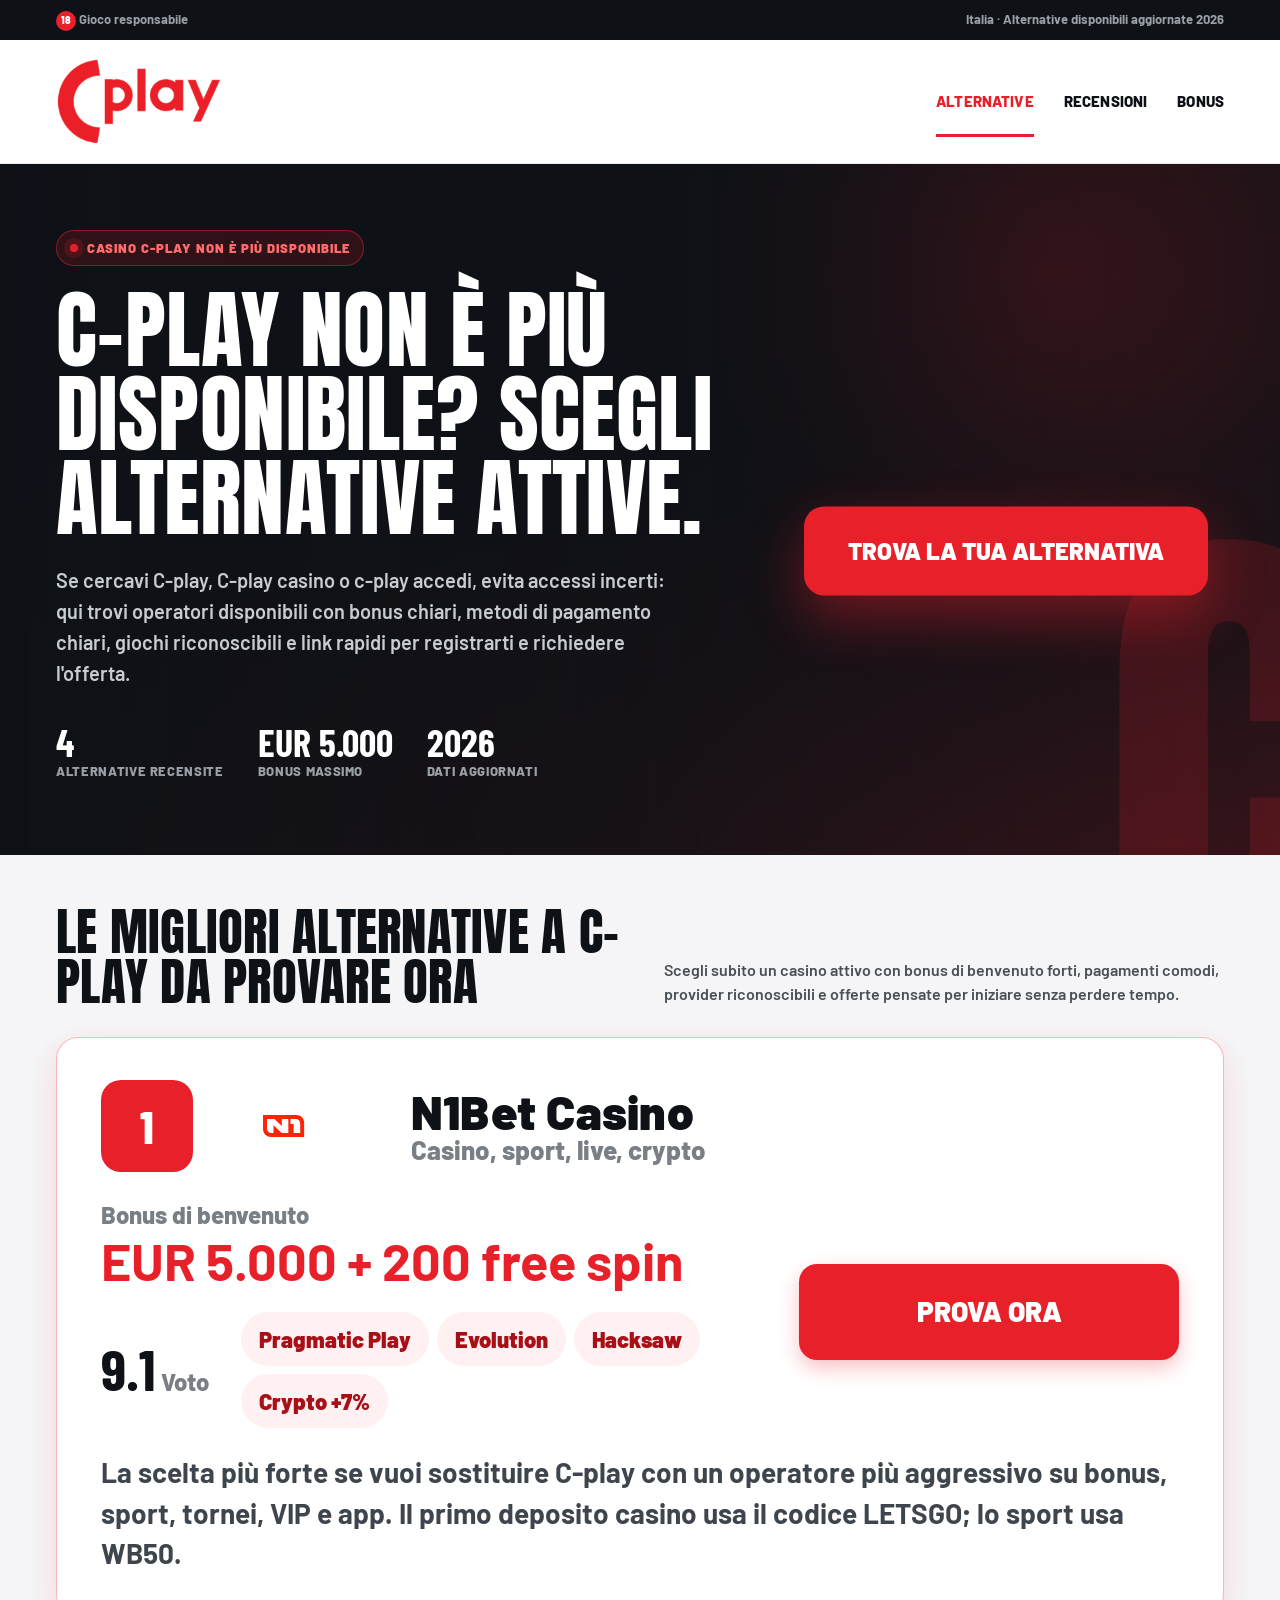
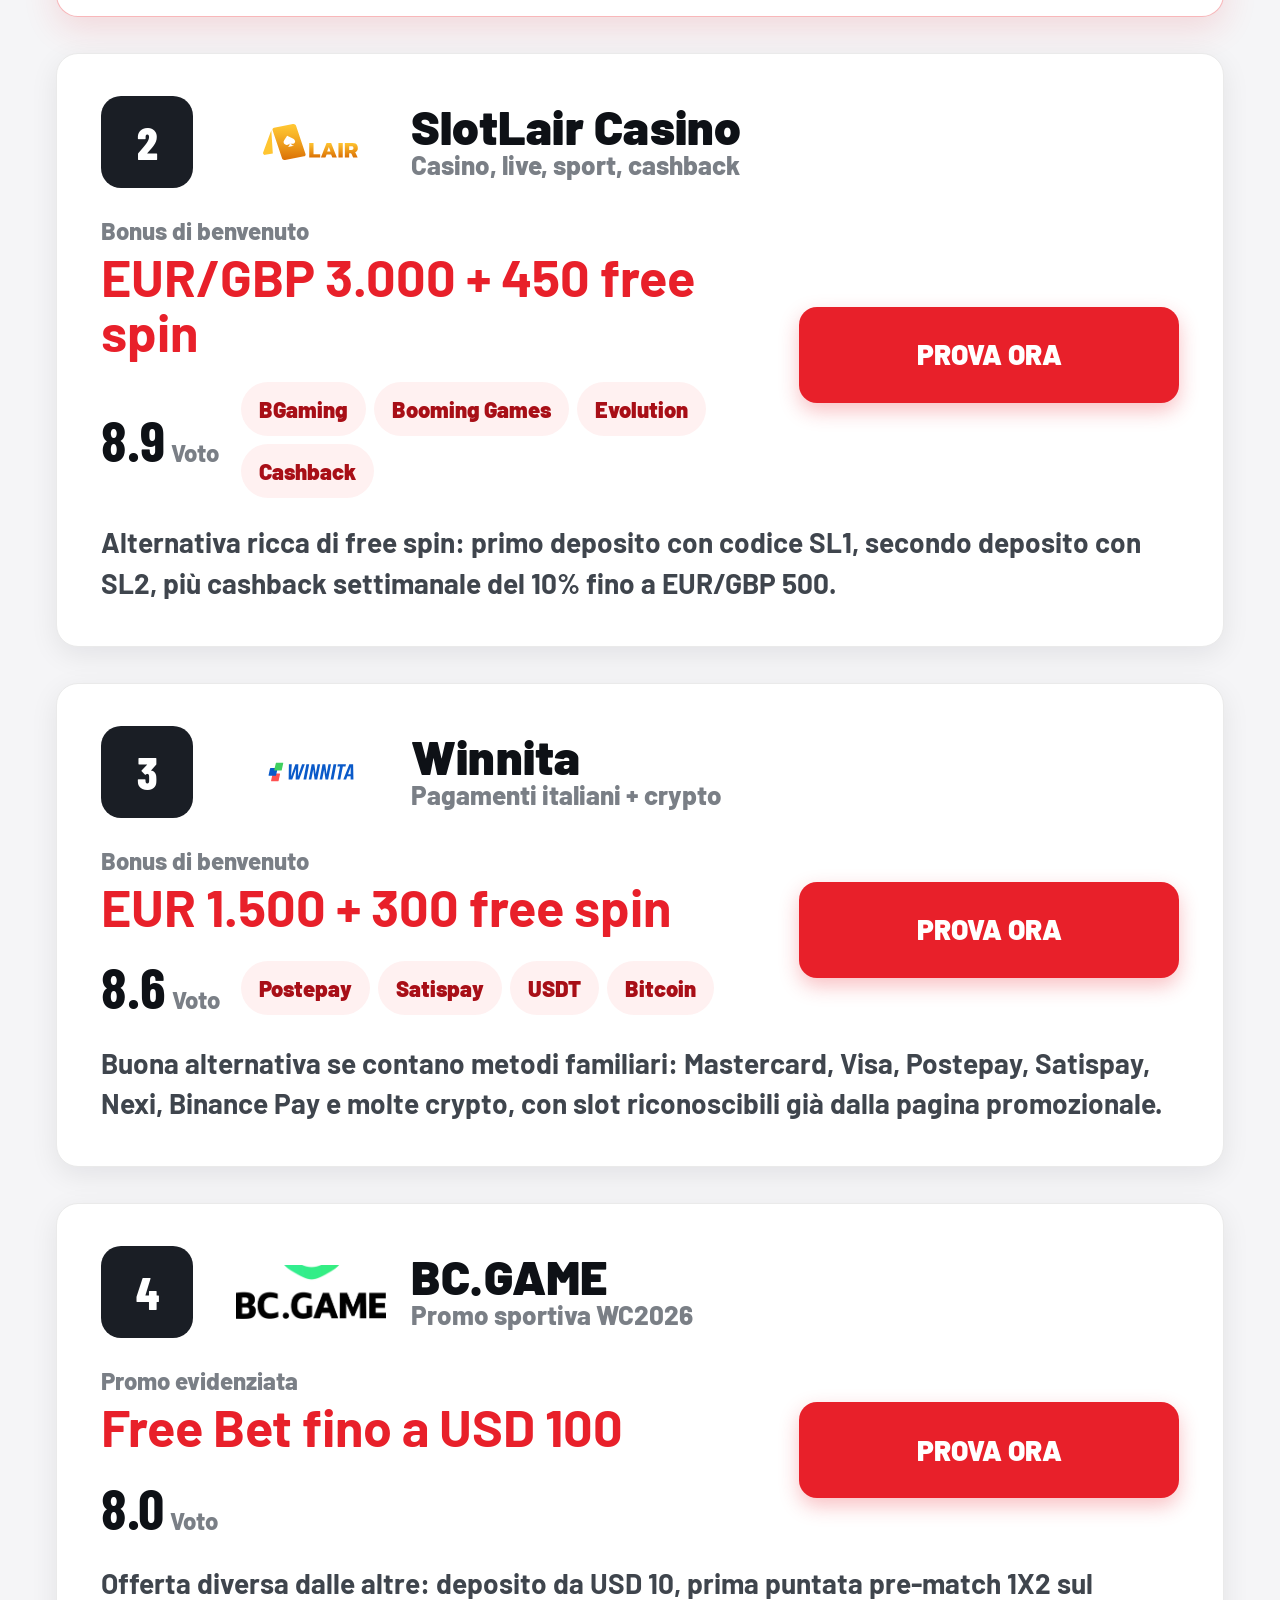
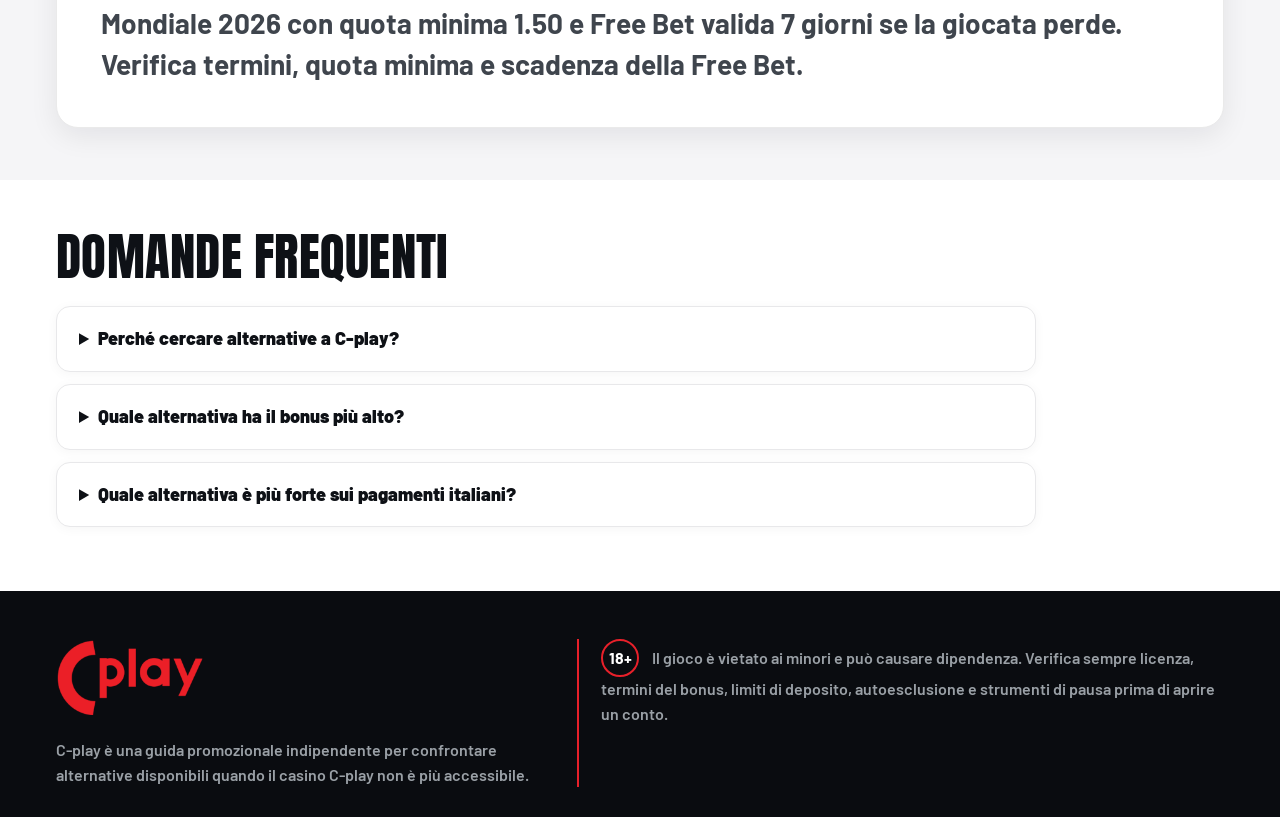
<file: index.html>
<!DOCTYPE html>
<html lang="it">
<head>
<meta charset="utf-8">
<meta name="viewport" content="width=device-width, initial-scale=1">
<meta name="robots" content="index,follow">
<meta name="theme-color" content="#0E1116">
<meta name="author" content="C-play">
<link rel="icon" type="image/svg+xml" href="/favicon.svg">
<link rel="manifest" href="/manifest.webmanifest">
<link rel="stylesheet" href="/shared/styles.css">
<title>C-play non disponibile: alternative casino attive</title>
<meta name="description" content="Casino C-play non è più disponibile: confronta alternative attive con bonus, pagamenti, provider e recensioni complete per scegliere dove giocare.">
<link rel="canonical" href="https://c-play.it.com/">
<meta property="og:title" content="C-play non disponibile: alternative casino attive">
<meta property="og:description" content="Casino C-play non è più disponibile: confronta alternative attive con bonus, pagamenti, provider e recensioni complete per scegliere dove giocare.">
<meta property="og:url" content="https://c-play.it.com/">
<meta property="og:image" content="https://c-play.it.com/og.svg">
<meta property="og:type" content="website">
<meta property="og:locale" content="it_IT">
<meta property="og:site_name" content="C-play">
<meta name="twitter:card" content="summary_large_image">
<meta name="twitter:title" content="C-play non disponibile: alternative casino attive">
<meta name="twitter:description" content="Casino C-play non è più disponibile: confronta alternative attive con bonus, pagamenti, provider e recensioni complete per scegliere dove giocare.">
<meta name="twitter:image" content="https://c-play.it.com/og.svg">
</head>
<body data-page="index">
<a class="skip-link" href="#main">Salta al contenuto</a>
<div class="utility-bar">
  <div><span class="age-dot">18</span> Gioco responsabile</div>
  <div>Italia · Alternative disponibili aggiornate 2026</div>
</div>
<header class="site-header">
  <a href="/" class="brand" aria-label="C-play home"><img src="/assets/brand/cplay-logo.png" alt="C-play"></a>
  <nav class="main-nav" aria-label="Principale">
    <a href="/" aria-current="page">Alternative</a>
    <a href="/casino-review/">Recensioni</a>
    <a href="/bonuses/">Bonus</a>
  </nav>
</header>
<main id="main">
  <section class="hero">
    <div class="hero-copy">
      <p class="alert-pill"><span></span> Casino C-play non è più disponibile</p>
      <h1>C-play non è più disponibile? Scegli alternative attive.</h1>
      <p class="lead">Se cercavi C-play, C-play casino o c-play accedi, evita accessi incerti: qui trovi operatori disponibili con bonus chiari, metodi di pagamento chiari, giochi riconoscibili e link rapidi per registrarti e richiedere l'offerta.</p>
      <div class="hero-stats"><div><strong>4</strong><span>alternative recensite</span></div><div><strong>EUR 5.000</strong><span>bonus massimo</span></div><div><strong>2026</strong><span>dati aggiornati</span></div></div>
    </div>
    <div class="hero-actions"><a class="hero-cta" href="/referral-link">Trova la tua alternativa</a></div>
  </section>
  <section class="ranking-section" id="alternative">
    <div class="section-title"><h2>Le migliori alternative a C-play da provare ora</h2><p>Scegli subito un casino attivo con bonus di benvenuto forti, pagamenti comodi, provider riconoscibili e offerte pensate per iniziare senza perdere tempo.</p></div>
    <div class="offer-list" aria-label="Alternative disponibili a C-play">
  <article class="offer-card featured">
    <div class="rank">1</div>
    <div class="operator-head"><a class="operator-logo-link" href="/referral-link?sub_id_1=n1" rel="sponsored nofollow noopener" target="_blank" aria-label="Apri N1Bet Casino"><img src="/assets/logos/n1bet-logo.svg" alt="N1Bet Casino"></a><div><h3>N1Bet Casino</h3><p>Casino, sport, live, crypto</p></div></div>
    <div class="score"><strong>9.1</strong><span>Voto</span></div>
    <div class="bonus"><span>Bonus di benvenuto</span><strong>EUR 5.000 + 200 free spin</strong></div>
    <p>La scelta più forte se vuoi sostituire C-play con un operatore più aggressivo su bonus, sport, tornei, VIP e app. Il primo deposito casino usa il codice <b>LETSGO</b>; lo sport usa <b>WB50</b>.</p>
    <div class="chips"><span>Pragmatic Play</span><span>Evolution</span><span>Hacksaw</span><span>Crypto +7%</span></div>
    <a class="cta" href="/referral-link?sub_id_1=n1" rel="sponsored nofollow noopener" target="_blank">Prova ora</a>
  </article>
  <article class="offer-card">
    <div class="rank">2</div>
    <div class="operator-head"><a class="operator-logo-link" href="/referral-link?sub_id_1=slotlair" rel="sponsored nofollow noopener" target="_blank" aria-label="Apri SlotLair Casino"><img src="/assets/logos/slotlair-logo.svg" alt="SlotLair Casino"></a><div><h3>SlotLair Casino</h3><p>Casino, live, sport, cashback</p></div></div>
    <div class="score"><strong>8.9</strong><span>Voto</span></div>
    <div class="bonus"><span>Bonus di benvenuto</span><strong>EUR/GBP 3.000 + 450 free spin</strong></div>
    <p>Alternativa ricca di free spin: primo deposito con codice <b>SL1</b>, secondo deposito con <b>SL2</b>, più cashback settimanale del 10% fino a EUR/GBP 500.</p>
    <div class="chips"><span>BGaming</span><span>Booming Games</span><span>Evolution</span><span>Cashback</span></div>
    <a class="cta" href="/referral-link?sub_id_1=slotlair" rel="sponsored nofollow noopener" target="_blank">Prova ora</a>
  </article>
  <article class="offer-card">
    <div class="rank">3</div>
    <div class="operator-head"><a class="operator-logo-link" href="/referral-link?sub_id_1=winita" rel="sponsored nofollow noopener" target="_blank" aria-label="Apri Winnita"><img src="/assets/logos/winnita-logo.svg" alt="Winnita"></a><div><h3>Winnita</h3><p>Pagamenti italiani + crypto</p></div></div>
    <div class="score"><strong>8.6</strong><span>Voto</span></div>
    <div class="bonus"><span>Bonus di benvenuto</span><strong>EUR 1.500 + 300 free spin</strong></div>
    <p>Buona alternativa se contano metodi familiari: Mastercard, Visa, Postepay, Satispay, Nexi, Binance Pay e molte crypto, con slot riconoscibili già dalla pagina promozionale.</p>
    <div class="chips"><span>Postepay</span><span>Satispay</span><span>USDT</span><span>Bitcoin</span></div>
    <a class="cta" href="/referral-link?sub_id_1=winita" rel="sponsored nofollow noopener" target="_blank">Prova ora</a>
  </article>
  <article class="offer-card">
    <div class="rank">4</div>
    <div class="operator-head"><a class="operator-logo-link" href="/referral-link?sub_id_1=bc" rel="sponsored nofollow noopener" target="_blank" aria-label="Apri BC.GAME"><img class="bcgame-mark" src="/assets/logos/bcgame-logo.png" alt="BC.GAME"></a><div><h3>BC.GAME</h3><p>Promo sportiva WC2026</p></div></div>
    <div class="score"><strong>8.0</strong><span>Voto</span></div>
    <div class="bonus"><span>Promo evidenziata</span><strong>Free Bet fino a USD 100</strong></div>
    <p>Offerta diversa dalle altre: deposito da USD 10, prima puntata pre-match 1X2 sul Mondiale 2026 con quota minima 1.50 e Free Bet valida 7 giorni se la giocata perde. Verifica termini, quota minima e scadenza della Free Bet.</p>
    <a class="cta" href="/referral-link?sub_id_1=bc" rel="sponsored nofollow noopener" target="_blank">Prova ora</a>
  </article>
</div>
  </section>
  <section class="faq-section">
    <h2>Domande frequenti</h2>
    <details><summary>Perché cercare alternative a C-play?</summary><p>Perché casino C-play non è più disponibile nel percorso di accesso cercato. Invece di inseguire login incerti, conviene confrontare operatori disponibili e controllare licenza, bonus e metodi di pagamento prima del deposito.</p></details>
    <details><summary>Quale alternativa ha il bonus più alto?</summary><p>N1Bet ha il pacchetto più alto tra le quattro opzioni: fino a EUR 5.000 + 200 free spin, con codice LETSGO per il casino e WB50 per lo sport.</p></details>
    <details><summary>Quale alternativa è più forte sui pagamenti italiani?</summary><p>Winnita è la più concreta sui pagamenti perché propone Mastercard, Visa, Postepay, Satispay, Nexi, Binance Pay e varie crypto come BTC, USDT, ETH, LTC, TRX e DOGE.</p></details>
  </section>
</main>
<footer class="footer">
  <div class="footer-brand"><img src="/assets/brand/cplay-logo.png" alt="C-play"><p>C-play è una guida promozionale indipendente per confrontare alternative disponibili quando il casino C-play non è più accessibile.</p></div>
  <p class="responsible"><strong>18+</strong> Il gioco è vietato ai minori e può causare dipendenza. Verifica sempre licenza, termini del bonus, limiti di deposito, autoesclusione e strumenti di pausa prima di aprire un conto.</p>
</footer>
<script src="/shared/app.js" defer></script>
</body>
</html>
</file>
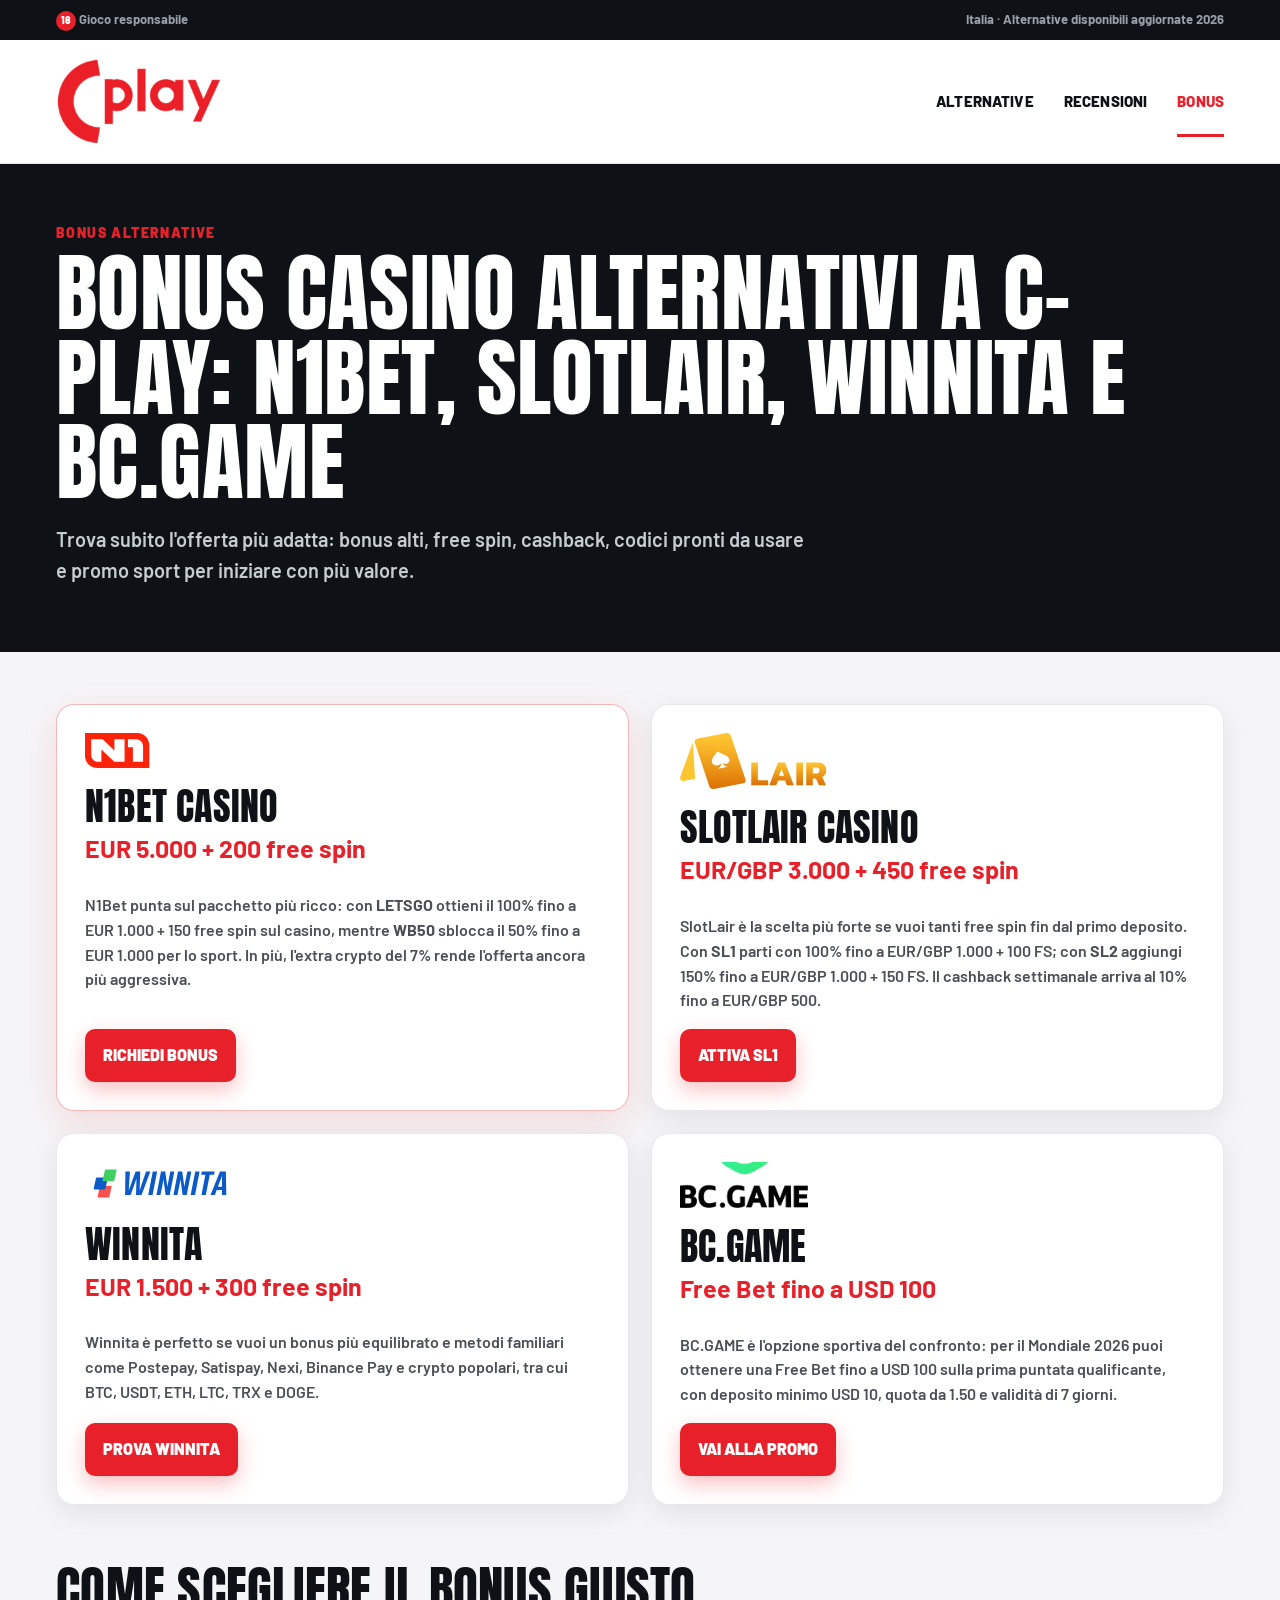
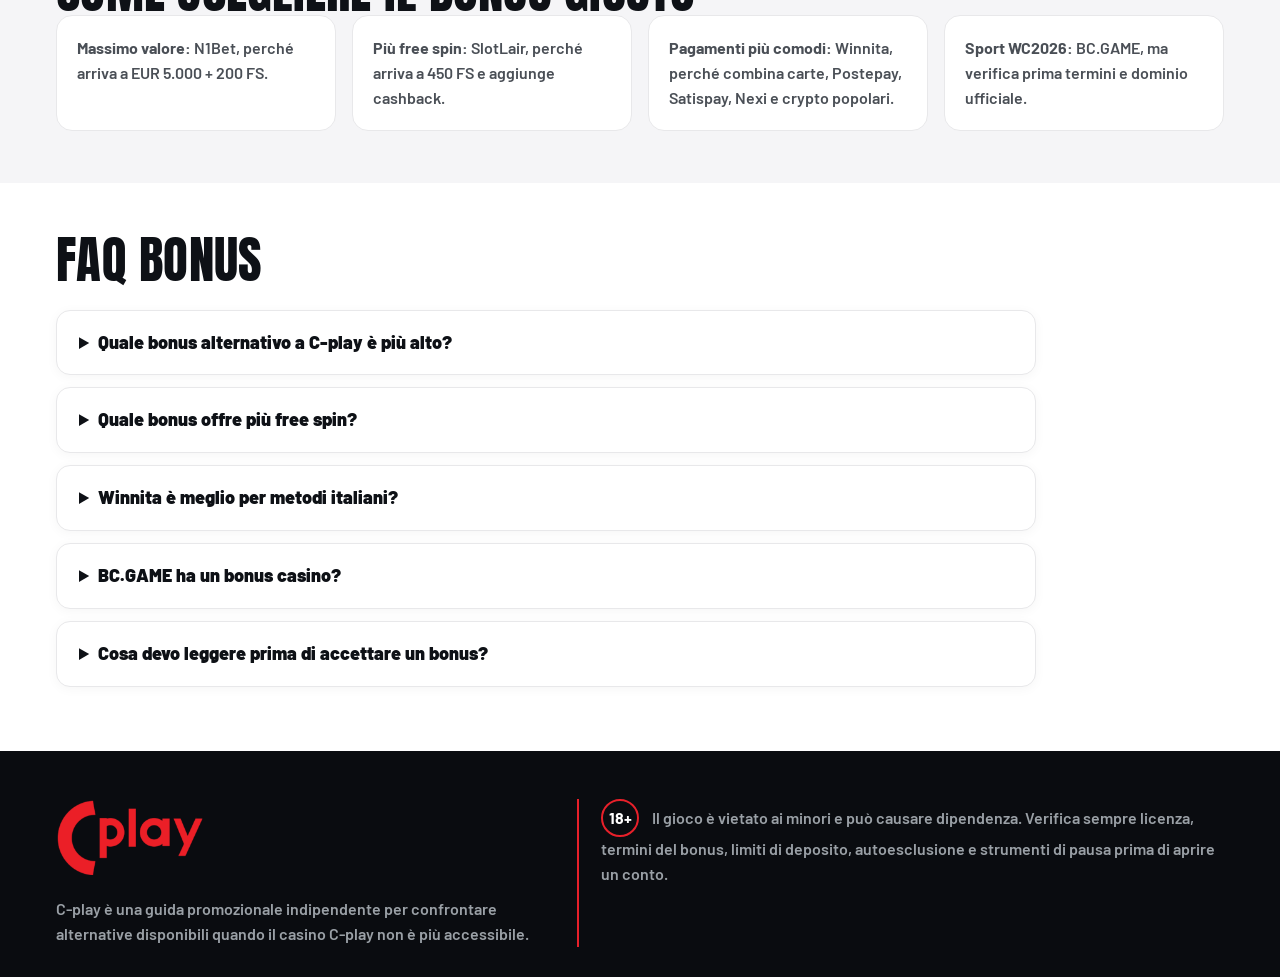
<file: bonuses/index.html>
<!DOCTYPE html>
<html lang="it">
<head>
<meta charset="utf-8">
<meta name="viewport" content="width=device-width, initial-scale=1">
<meta name="robots" content="index,follow">
<meta name="theme-color" content="#0E1116">
<meta name="author" content="C-play">
<link rel="icon" type="image/svg+xml" href="/favicon.svg">
<link rel="manifest" href="/manifest.webmanifest">
<link rel="stylesheet" href="/shared/styles.css">
<title>Bonus casino alternativi a C-play: N1Bet, SlotLair, Winnita, BC.GAME</title>
<meta name="description" content="Confronta i migliori bonus casino alternativi a C-play: N1Bet, SlotLair, Winnita e BC.GAME con free spin, cashback, codici e termini da verificare.">
<link rel="canonical" href="https://c-play.it.com/bonuses/">
<meta property="og:title" content="Bonus casino alternativi a C-play: N1Bet, SlotLair, Winnita, BC.GAME">
<meta property="og:description" content="Confronta i migliori bonus casino alternativi a C-play: N1Bet, SlotLair, Winnita e BC.GAME con free spin, cashback, codici e termini da verificare.">
<meta property="og:url" content="https://c-play.it.com/bonuses/">
<meta property="og:image" content="https://c-play.it.com/og.svg">
<meta property="og:type" content="article">
<meta property="og:locale" content="it_IT">
<meta property="og:site_name" content="C-play">
<meta name="twitter:card" content="summary_large_image">
<meta name="twitter:title" content="Bonus casino alternativi a C-play: N1Bet, SlotLair, Winnita, BC.GAME">
<meta name="twitter:description" content="Confronta i migliori bonus casino alternativi a C-play: N1Bet, SlotLair, Winnita e BC.GAME con free spin, cashback, codici e termini da verificare.">
<meta name="twitter:image" content="https://c-play.it.com/og.svg">
<script type="application/ld+json">{"@context":"https://schema.org","@type":"FAQPage","mainEntity":[{"@type":"Question","name":"Quale bonus alternativo a C-play è più alto?","acceptedAnswer":{"@type":"Answer","text":"N1Bet offre il pacchetto più alto del confronto: fino a EUR 5.000 più 200 free spin. Prima di attivarlo, controlla wagering, limiti e disponibilità regionale."}},{"@type":"Question","name":"Quale bonus offre più free spin?","acceptedAnswer":{"@type":"Answer","text":"SlotLair arriva fino a 450 free spin nel pacchetto di benvenuto, con codici SL1 e SL2 e cashback settimanale fino a EUR/GBP 500."}},{"@type":"Question","name":"Winnita è meglio per metodi italiani?","acceptedAnswer":{"@type":"Answer","text":"Sì. Winnita è comoda se vuoi pagare con metodi familiari come Mastercard, Visa, Postepay, Satispay, Nexi, Binance Pay e varie crypto."}},{"@type":"Question","name":"BC.GAME ha un bonus casino?","acceptedAnswer":{"@type":"Answer","text":"La promo evidenziata per BC.GAME è sportiva e legata al Mondiale 2026: Free Bet fino a USD 100 sulla prima puntata qualificante."}},{"@type":"Question","name":"Cosa devo leggere prima di accettare un bonus?","acceptedAnswer":{"@type":"Answer","text":"Controlla deposito minimo, wagering, puntata massima, giochi esclusi, durata dei free spin, limiti di prelievo, KYC e strumenti di gioco responsabile."}}]}</script>
</head>
<body data-page="bonuses">
<a class="skip-link" href="#main">Salta al contenuto</a>
<div class="utility-bar">
  <div><span class="age-dot">18</span> Gioco responsabile</div>
  <div>Italia · Alternative disponibili aggiornate 2026</div>
</div>
<header class="site-header">
  <a href="/" class="brand" aria-label="C-play home"><img src="/assets/brand/cplay-logo.png" alt="C-play"></a>
  <nav class="main-nav" aria-label="Principale">
    <a href="/">Alternative</a>
    <a href="/casino-review/">Recensioni</a>
    <a href="/bonuses/" aria-current="page">Bonus</a>
  </nav>
</header>
<main id="main">
  <section class="page-hero"><span>Bonus alternative</span><h1>Bonus casino alternativi a C-play: N1Bet, SlotLair, Winnita e BC.GAME</h1><p>Trova subito l'offerta più adatta: bonus alti, free spin, cashback, codici pronti da usare e promo sport per iniziare con più valore.</p></section>
  <section class="bonus-grid">
    <article class="bonus-card top"><a class="operator-logo-link" href="/referral-link?sub_id_1=n1" rel="sponsored nofollow noopener" target="_blank" aria-label="Apri N1Bet Casino"><img src="/assets/logos/n1bet-logo.svg" alt="N1Bet Casino"></a><h2>N1Bet Casino</h2><strong>EUR 5.000 + 200 free spin</strong><p>N1Bet punta sul pacchetto più ricco: con <b>LETSGO</b> ottieni il 100% fino a EUR 1.000 + 150 free spin sul casino, mentre <b>WB50</b> sblocca il 50% fino a EUR 1.000 per lo sport. In più, l'extra crypto del 7% rende l'offerta ancora più aggressiva.</p><a class="cta" href="/referral-link?sub_id_1=n1" rel="sponsored nofollow noopener" target="_blank">Richiedi bonus</a></article>
    <article class="bonus-card"><a class="operator-logo-link" href="/referral-link?sub_id_1=slotlair" rel="sponsored nofollow noopener" target="_blank" aria-label="Apri SlotLair Casino"><img src="/assets/logos/slotlair-logo.svg" alt="SlotLair Casino"></a><h2>SlotLair Casino</h2><strong>EUR/GBP 3.000 + 450 free spin</strong><p>SlotLair è la scelta più forte se vuoi tanti free spin fin dal primo deposito. Con <b>SL1</b> parti con 100% fino a EUR/GBP 1.000 + 100 FS; con <b>SL2</b> aggiungi 150% fino a EUR/GBP 1.000 + 150 FS. Il cashback settimanale arriva al 10% fino a EUR/GBP 500.</p><a class="cta" href="/referral-link?sub_id_1=slotlair" rel="sponsored nofollow noopener" target="_blank">Attiva SL1</a></article>
    <article class="bonus-card"><a class="operator-logo-link" href="/referral-link?sub_id_1=winita" rel="sponsored nofollow noopener" target="_blank" aria-label="Apri Winnita"><img src="/assets/logos/winnita-logo.svg" alt="Winnita"></a><h2>Winnita</h2><strong>EUR 1.500 + 300 free spin</strong><p>Winnita è perfetto se vuoi un bonus più equilibrato e metodi familiari come Postepay, Satispay, Nexi, Binance Pay e crypto popolari, tra cui BTC, USDT, ETH, LTC, TRX e DOGE.</p><a class="cta" href="/referral-link?sub_id_1=winita" rel="sponsored nofollow noopener" target="_blank">Prova Winnita</a></article>
    <article class="bonus-card"><a class="operator-logo-link" href="/referral-link?sub_id_1=bc" rel="sponsored nofollow noopener" target="_blank" aria-label="Apri BC.GAME"><img class="bcgame-mark" src="/assets/logos/bcgame-logo.png" alt="BC.GAME"></a><h2>BC.GAME</h2><strong>Free Bet fino a USD 100</strong><p>BC.GAME è l'opzione sportiva del confronto: per il Mondiale 2026 puoi ottenere una Free Bet fino a USD 100 sulla prima puntata qualificante, con deposito minimo USD 10, quota da 1.50 e validità di 7 giorni.</p><a class="cta" href="/referral-link?sub_id_1=bc" rel="sponsored nofollow noopener" target="_blank">Vai alla promo</a></article>
  </section>
  <section class="bonus-advice"><h2>Come scegliere il bonus giusto</h2><div class="advice-grid"><p><b>Massimo valore:</b> N1Bet, perché arriva a EUR 5.000 + 200 FS.</p><p><b>Più free spin:</b> SlotLair, perché arriva a 450 FS e aggiunge cashback.</p><p><b>Pagamenti più comodi:</b> Winnita, perché combina carte, Postepay, Satispay, Nexi e crypto popolari.</p><p><b>Sport WC2026:</b> BC.GAME, ma verifica prima termini e dominio ufficiale.</p></div></section>
  <section class="faq-section"><h2>FAQ bonus</h2><details><summary>Quale bonus alternativo a C-play è più alto?</summary><p>N1Bet offre il pacchetto più alto del confronto: fino a EUR 5.000 più 200 free spin. Prima di attivarlo, controlla wagering, limiti e disponibilità regionale.</p></details><details><summary>Quale bonus offre più free spin?</summary><p>SlotLair arriva fino a 450 free spin nel pacchetto di benvenuto, con codici SL1 e SL2 e cashback settimanale fino a EUR/GBP 500.</p></details><details><summary>Winnita è meglio per metodi italiani?</summary><p>Sì. Winnita è comoda se vuoi pagare con metodi familiari come Mastercard, Visa, Postepay, Satispay, Nexi, Binance Pay e varie crypto.</p></details><details><summary>BC.GAME ha un bonus casino?</summary><p>La promo evidenziata per BC.GAME è sportiva e legata al Mondiale 2026: Free Bet fino a USD 100 sulla prima puntata qualificante.</p></details><details><summary>Cosa devo leggere prima di accettare un bonus?</summary><p>Controlla deposito minimo, wagering, puntata massima, giochi esclusi, durata dei free spin, limiti di prelievo, KYC e strumenti di gioco responsabile.</p></details></section>
</main>
<footer class="footer">
  <div class="footer-brand"><img src="/assets/brand/cplay-logo.png" alt="C-play"><p>C-play è una guida promozionale indipendente per confrontare alternative disponibili quando il casino C-play non è più accessibile.</p></div>
  <p class="responsible"><strong>18+</strong> Il gioco è vietato ai minori e può causare dipendenza. Verifica sempre licenza, termini del bonus, limiti di deposito, autoesclusione e strumenti di pausa prima di aprire un conto.</p>
</footer>
<script src="/shared/app.js" defer></script>
</body>
</html>
</file>
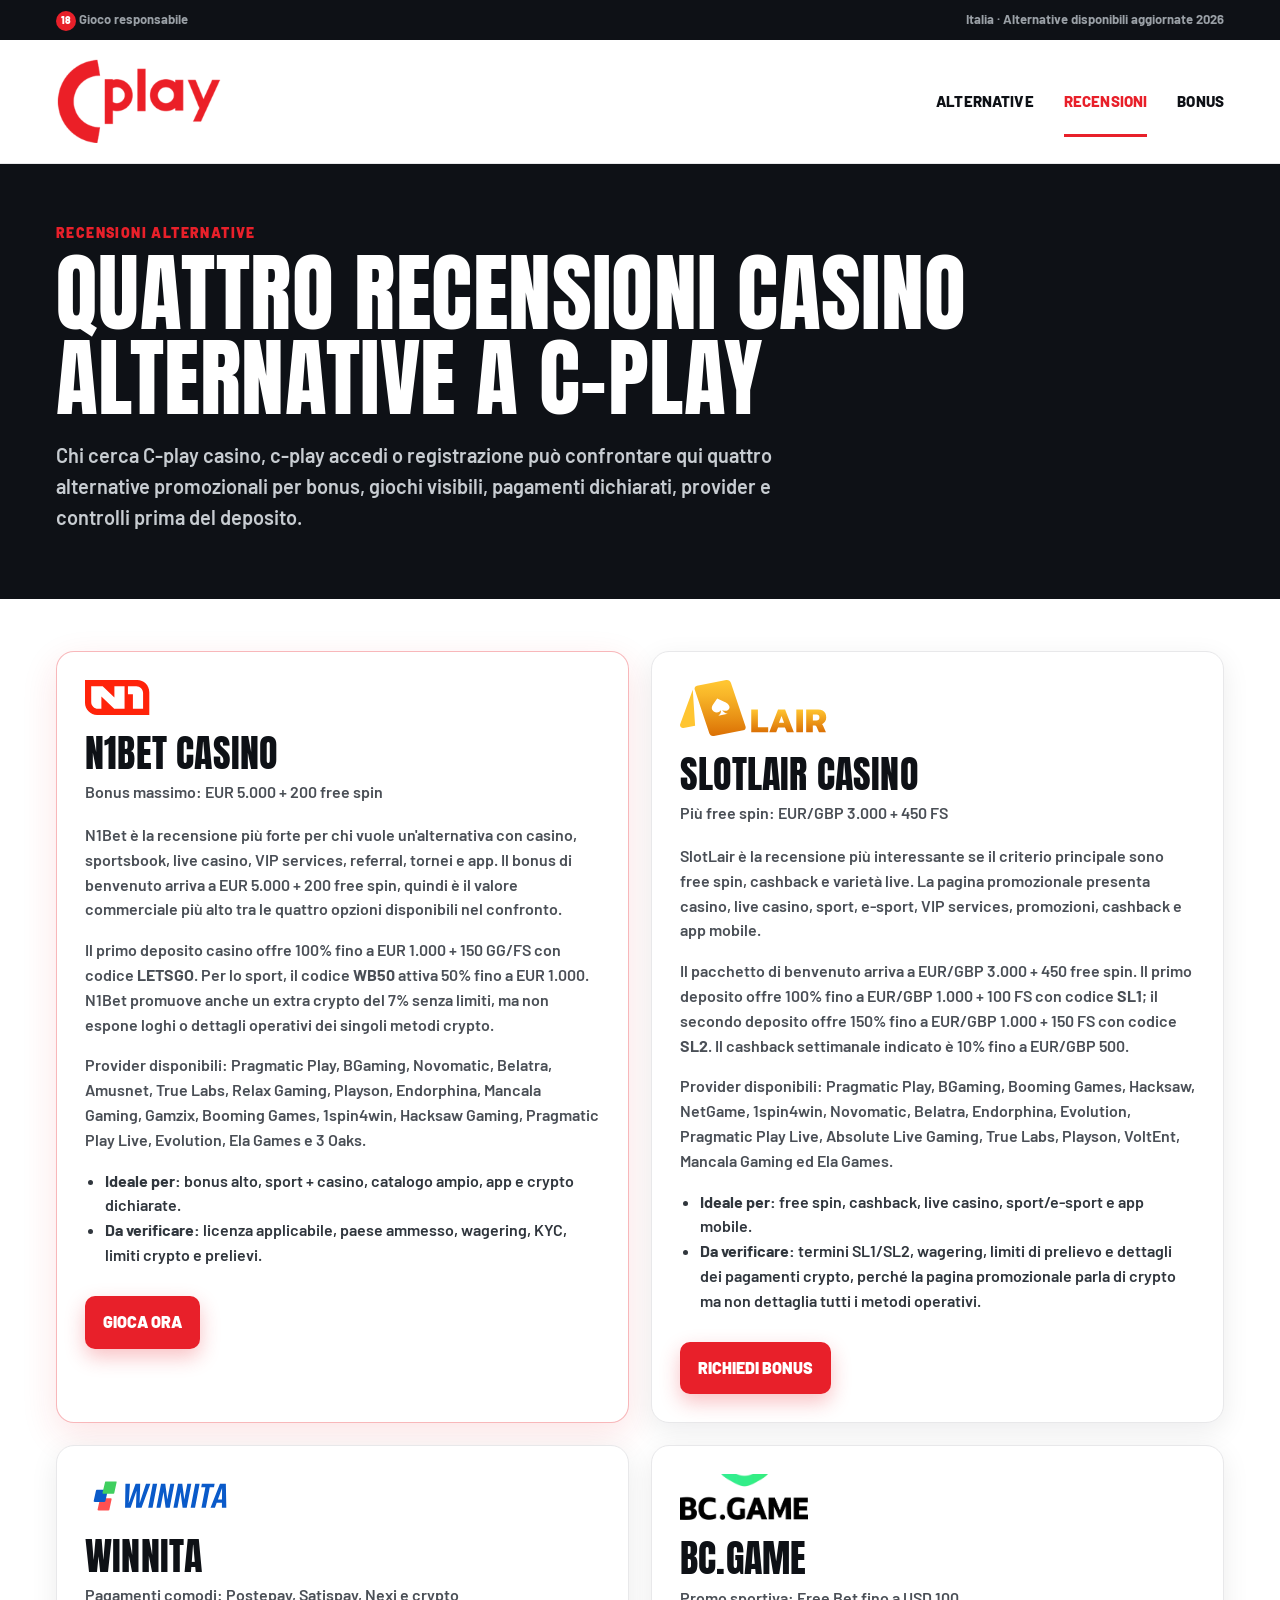
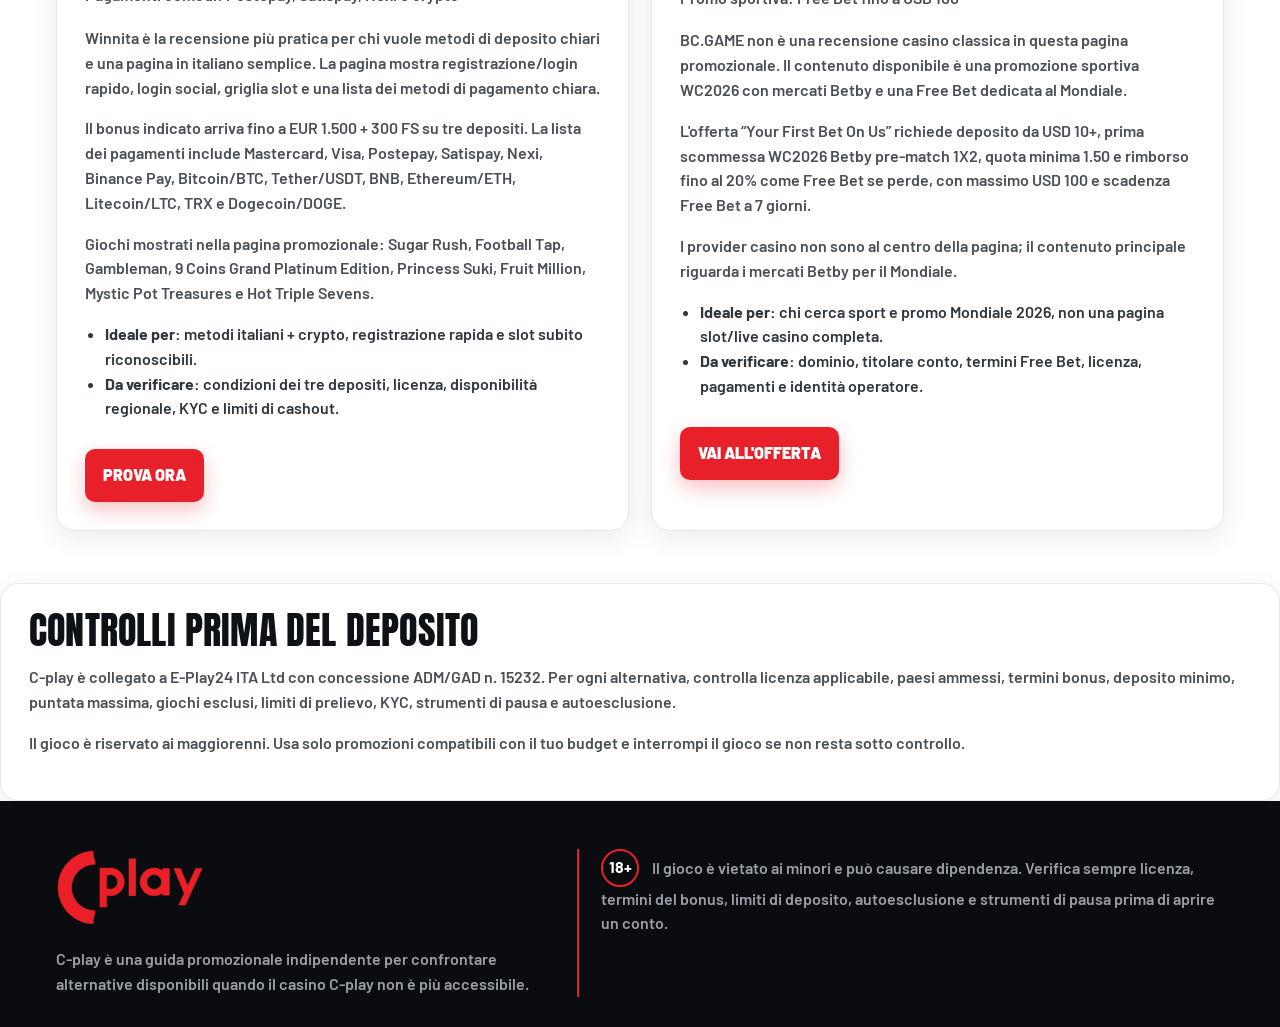
<file: casino-review/index.html>
<!DOCTYPE html>
<html lang="it">
<head>
<meta charset="utf-8">
<meta name="viewport" content="width=device-width, initial-scale=1">
<meta name="robots" content="index,follow">
<meta name="theme-color" content="#0E1116">
<meta name="author" content="C-play">
<link rel="icon" type="image/svg+xml" href="/favicon.svg">
<link rel="manifest" href="/manifest.webmanifest">
<link rel="stylesheet" href="/shared/styles.css">
<title>Recensioni alternative a C-play: 4 casino valutati</title>
<meta name="description" content="Recensioni complete di N1Bet, SlotLair, Winnita e BC.GAME: bonus, giochi, pagamenti dichiarati e controlli prima del deposito.">
<link rel="canonical" href="https://c-play.it.com/casino-review/">
<meta property="og:title" content="Recensioni alternative a C-play: 4 casino valutati">
<meta property="og:description" content="Recensioni complete di N1Bet, SlotLair, Winnita e BC.GAME: bonus, giochi, pagamenti dichiarati e controlli prima del deposito.">
<meta property="og:url" content="https://c-play.it.com/casino-review/">
<meta property="og:image" content="https://c-play.it.com/og.svg">
<meta property="og:type" content="article">
<meta property="og:locale" content="it_IT">
<meta property="og:site_name" content="C-play">
<meta name="twitter:card" content="summary_large_image">
<meta name="twitter:title" content="Recensioni alternative a C-play: 4 casino valutati">
<meta name="twitter:description" content="Recensioni complete di N1Bet, SlotLair, Winnita e BC.GAME: bonus, giochi, pagamenti dichiarati e controlli prima del deposito.">
<meta name="twitter:image" content="https://c-play.it.com/og.svg">
<script type="application/ld+json">{"@context":"https://schema.org","@graph":[{"@type":"Article","headline":"Recensioni alternative a C-play: quattro operatori valutati","author":{"@type":"Person","name":"c-play-alternatives"},"publisher":{"@type":"Organization","name":"c-play-alternatives"}},{"@type":"BreadcrumbList","itemListElement":[{"@type":"ListItem","position":1,"name":"Home","item":"https://c-play.it.com/"},{"@type":"ListItem","position":2,"name":"Recensioni","item":"https://c-play.it.com/casino-review/"}]},{"@type":"FAQPage","mainEntity":[{"@type":"Question","name":"Quale alternativa ha il bonus più alto nel confronto?","acceptedAnswer":{"@type":"Answer","text":"N1Bet ha il pacchetto più alto tra le offerte analizzate: fino a 5.000 EUR più 200 free spin, con codice casino LETSGO e codice sport WB50."}},{"@type":"Question","name":"Quale alternativa offre più free spin?","acceptedAnswer":{"@type":"Answer","text":"SlotLair indica fino a 3.000 EUR/GBP più 450 free spin e cashback settimanale del 10% fino a 500 EUR/GBP."}},{"@type":"Question","name":"Quale recensione ha i pagamenti più comodi?","acceptedAnswer":{"@type":"Answer","text":"Winnita mostra Mastercard, Visa, Postepay, Satispay, Nexi, Binance Pay e diverse crypto direttamente nella pagina promozionale."}},{"@type":"Question","name":"BC.GAME è una recensione casino classica?","acceptedAnswer":{"@type":"Answer","text":"No. La pagina promozionale è centrata su una promozione sportiva WC2026 con mercati Betby, Free Bet dedicata al Mondiale 2026."}}]}]}</script>
</head>
<body data-page="casino-review">
<a class="skip-link" href="#main">Salta al contenuto</a>
<div class="utility-bar">
  <div><span class="age-dot">18</span> Gioco responsabile</div>
  <div>Italia · Alternative disponibili aggiornate 2026</div>
</div>
<header class="site-header">
  <a href="/" class="brand" aria-label="C-play home"><img src="/assets/brand/cplay-logo.png" alt="C-play"></a>
  <nav class="main-nav" aria-label="Principale">
    <a href="/">Alternative</a>
    <a href="/casino-review/" aria-current="page">Recensioni</a>
    <a href="/bonuses/">Bonus</a>
  </nav>
</header>
<main id="main">
  <section class="page-hero"><span>Recensioni alternative</span><h1>Quattro recensioni casino alternative a C-play</h1><p>Chi cerca C-play casino, c-play accedi o registrazione può confrontare qui quattro alternative promozionali per bonus, giochi visibili, pagamenti dichiarati, provider e controlli prima del deposito.</p></section>
  <section class="reviews-grid">
    <article class="review-card featured" id="recensione-n1bet"><a class="operator-logo-link" href="/referral-link?sub_id_1=n1" rel="sponsored nofollow noopener" target="_blank" aria-label="Apri N1Bet Casino"><img src="/assets/logos/n1bet-logo.svg" alt="N1Bet Casino"></a><h2>N1Bet Casino</h2><p class="rating">Bonus massimo: EUR 5.000 + 200 free spin</p><p>N1Bet è la recensione più forte per chi vuole un'alternativa con casino, sportsbook, live casino, VIP services, referral, tornei e app. Il bonus di benvenuto arriva a EUR 5.000 + 200 free spin, quindi è il valore commerciale più alto tra le quattro opzioni disponibili nel confronto.</p><p>Il primo deposito casino offre 100% fino a EUR 1.000 + 150 GG/FS con codice <b>LETSGO</b>. Per lo sport, il codice <b>WB50</b> attiva 50% fino a EUR 1.000. N1Bet promuove anche un extra crypto del 7% senza limiti, ma non espone loghi o dettagli operativi dei singoli metodi crypto.</p><p>Provider disponibili: Pragmatic Play, BGaming, Novomatic, Belatra, Amusnet, True Labs, Relax Gaming, Playson, Endorphina, Mancala Gaming, Gamzix, Booming Games, 1spin4win, Hacksaw Gaming, Pragmatic Play Live, Evolution, Ela Games e 3 Oaks.</p><ul><li><b>Ideale per:</b> bonus alto, sport + casino, catalogo ampio, app e crypto dichiarate.</li><li><b>Da verificare:</b> licenza applicabile, paese ammesso, wagering, KYC, limiti crypto e prelievi.</li></ul><a class="cta" href="/referral-link?sub_id_1=n1" rel="sponsored nofollow noopener" target="_blank">Gioca ora</a></article>
    <article class="review-card" id="recensione-slotlair"><a class="operator-logo-link" href="/referral-link?sub_id_1=slotlair" rel="sponsored nofollow noopener" target="_blank" aria-label="Apri SlotLair Casino"><img src="/assets/logos/slotlair-logo.svg" alt="SlotLair Casino"></a><h2>SlotLair Casino</h2><p class="rating">Più free spin: EUR/GBP 3.000 + 450 FS</p><p>SlotLair è la recensione più interessante se il criterio principale sono free spin, cashback e varietà live. La pagina promozionale presenta casino, live casino, sport, e-sport, VIP services, promozioni, cashback e app mobile.</p><p>Il pacchetto di benvenuto arriva a EUR/GBP 3.000 + 450 free spin. Il primo deposito offre 100% fino a EUR/GBP 1.000 + 100 FS con codice <b>SL1</b>; il secondo deposito offre 150% fino a EUR/GBP 1.000 + 150 FS con codice <b>SL2</b>. Il cashback settimanale indicato è 10% fino a EUR/GBP 500.</p><p>Provider disponibili: Pragmatic Play, BGaming, Booming Games, Hacksaw, NetGame, 1spin4win, Novomatic, Belatra, Endorphina, Evolution, Pragmatic Play Live, Absolute Live Gaming, True Labs, Playson, VoltEnt, Mancala Gaming ed Ela Games.</p><ul><li><b>Ideale per:</b> free spin, cashback, live casino, sport/e-sport e app mobile.</li><li><b>Da verificare:</b> termini SL1/SL2, wagering, limiti di prelievo e dettagli dei pagamenti crypto, perché la pagina promozionale parla di crypto ma non dettaglia tutti i metodi operativi.</li></ul><a class="cta" href="/referral-link?sub_id_1=slotlair" rel="sponsored nofollow noopener" target="_blank">Richiedi bonus</a></article>
    <article class="review-card" id="recensione-winnita"><a class="operator-logo-link" href="/referral-link?sub_id_1=winita" rel="sponsored nofollow noopener" target="_blank" aria-label="Apri Winnita"><img src="/assets/logos/winnita-logo.svg" alt="Winnita"></a><h2>Winnita</h2><p class="rating">Pagamenti comodi: Postepay, Satispay, Nexi e crypto</p><p>Winnita è la recensione più pratica per chi vuole metodi di deposito chiari e una pagina in italiano semplice. La pagina mostra registrazione/login rapido, login social, griglia slot e una lista dei metodi di pagamento chiara.</p><p>Il bonus indicato arriva fino a EUR 1.500 + 300 FS su tre depositi. La lista dei pagamenti include Mastercard, Visa, Postepay, Satispay, Nexi, Binance Pay, Bitcoin/BTC, Tether/USDT, BNB, Ethereum/ETH, Litecoin/LTC, TRX e Dogecoin/DOGE.</p><p>Giochi mostrati nella pagina promozionale: Sugar Rush, Football Tap, Gambleman, 9 Coins Grand Platinum Edition, Princess Suki, Fruit Million, Mystic Pot Treasures e Hot Triple Sevens.</p><ul><li><b>Ideale per:</b> metodi italiani + crypto, registrazione rapida e slot subito riconoscibili.</li><li><b>Da verificare:</b> condizioni dei tre depositi, licenza, disponibilità regionale, KYC e limiti di cashout.</li></ul><a class="cta" href="/referral-link?sub_id_1=winita" rel="sponsored nofollow noopener" target="_blank">Prova ora</a></article>
    <article class="review-card" id="recensione-bcgame-playglobal5"><a class="operator-logo-link" href="/referral-link?sub_id_1=bc" rel="sponsored nofollow noopener" target="_blank" aria-label="Apri BC.GAME"><img class="bcgame-mark" src="/assets/logos/bcgame-logo.png" alt="BC.GAME"></a><h2>BC.GAME</h2><p class="rating">Promo sportiva: Free Bet fino a USD 100</p><p>BC.GAME non è una recensione casino classica in questa pagina promozionale. Il contenuto disponibile è una promozione sportiva WC2026 con mercati Betby e una Free Bet dedicata al Mondiale.</p><p>L'offerta “Your First Bet On Us” richiede deposito da USD 10+, prima scommessa WC2026 Betby pre-match 1X2, quota minima 1.50 e rimborso fino al 20% come Free Bet se perde, con massimo USD 100 e scadenza Free Bet a 7 giorni.</p><p>I provider casino non sono al centro della pagina; il contenuto principale riguarda i mercati Betby per il Mondiale.</p><ul><li><b>Ideale per:</b> chi cerca sport e promo Mondiale 2026, non una pagina slot/live casino completa.</li><li><b>Da verificare:</b> dominio, titolare conto, termini Free Bet, licenza, pagamenti e identità operatore.</li></ul><a class="cta" href="/referral-link?sub_id_1=bc" rel="sponsored nofollow noopener" target="_blank">Vai all'offerta</a></article>
  </section>
  <section class="review-card" id="controlli-prima-del-deposito"><h2>Controlli prima del deposito</h2><p>C-play è collegato a E-Play24 ITA Ltd con concessione ADM/GAD n. 15232. Per ogni alternativa, controlla licenza applicabile, paesi ammessi, termini bonus, deposito minimo, puntata massima, giochi esclusi, limiti di prelievo, KYC, strumenti di pausa e autoesclusione.</p><p>Il gioco è riservato ai maggiorenni. Usa solo promozioni compatibili con il tuo budget e interrompi il gioco se non resta sotto controllo.</p></section>
</main>
<footer class="footer">
  <div class="footer-brand"><img src="/assets/brand/cplay-logo.png" alt="C-play"><p>C-play è una guida promozionale indipendente per confrontare alternative disponibili quando il casino C-play non è più accessibile.</p></div>
  <p class="responsible"><strong>18+</strong> Il gioco è vietato ai minori e può causare dipendenza. Verifica sempre licenza, termini del bonus, limiti di deposito, autoesclusione e strumenti di pausa prima di aprire un conto.</p>
</footer>
<script src="/shared/app.js" defer></script>
</body>
</html>
</file>
<file: shared/styles.css>
@import url('https://fonts.googleapis.com/css2?family=Anton&family=Barlow:wght@500;600;700;800;900&family=Barlow+Condensed:wght@700;800&display=swap');
:root{--red:#E8202A;--ink:#0E1116;--ink2:#1A1E25;--muted:#6F7680;--line:#E8E8EA;--soft:#F5F5F7;--white:#fff;--radius:16px;--wrap:1180px;--shadow:0 8px 28px rgba(14,17,22,.08)}
*{box-sizing:border-box}html{-webkit-text-size-adjust:100%}body{margin:0;background:var(--white);color:var(--ink);font-family:'Barlow',system-ui,-apple-system,sans-serif;font-size:16px;line-height:1.55;-webkit-font-smoothing:antialiased}a{color:inherit}img{max-width:100%;height:auto}.skip-link{position:absolute;left:-999px;top:8px;background:var(--red);color:#fff;padding:10px 14px;z-index:1000}.skip-link:focus{left:8px}.utility-bar{display:flex;justify-content:space-between;gap:18px;padding:9px 56px;background:var(--ink);color:#9AA0A6;font-size:13px;font-weight:700}.age-dot{display:inline-flex;align-items:center;justify-content:center;width:20px;height:20px;border-radius:50%;background:var(--red);color:#fff;font-size:10px;font-weight:900}.site-header{position:sticky;top:0;z-index:20;display:flex;align-items:center;justify-content:space-between;gap:32px;padding:18px 56px;border-bottom:1px solid var(--line);background:rgba(255,255,255,.96);backdrop-filter:blur(14px)}.brand{display:inline-flex;align-items:center}.brand img{width:168px;height:auto;display:block}.main-nav{display:flex;align-items:center;gap:30px;text-transform:uppercase;font-size:15px;font-weight:800;letter-spacing:.01em}.main-nav a{text-decoration:none;position:relative}.main-nav a[aria-current='page'],.main-nav a:hover{color:var(--red)}.main-nav a[aria-current='page']::after{content:'';position:absolute;left:0;right:0;bottom:-24px;height:3px;background:var(--red)}main{overflow:hidden}.hero{position:relative;min-height:520px;background:var(--ink);overflow:hidden}.hero::before{content:'';position:absolute;inset:0;background:linear-gradient(90deg,rgba(14,17,22,.98),rgba(14,17,22,.85) 48%,rgba(14,17,22,.35)),radial-gradient(circle at 82% 16%,rgba(232,32,42,.35),transparent 32%),linear-gradient(0deg,rgba(232,32,42,.28),transparent 58%)}.hero::after{content:'C';position:absolute;right:-70px;bottom:-175px;font-family:'Anton',sans-serif;font-size:520px;line-height:1;color:rgba(232,32,42,.17)}.hero-copy{position:relative;z-index:1;max-width:780px;padding:66px 56px 74px}.alert-pill{display:inline-flex;align-items:center;gap:9px;margin:0 0 22px;padding:7px 13px;border:1px solid rgba(232,32,42,.52);border-radius:999px;background:rgba(232,32,42,.15);color:#FF6B6B;text-transform:uppercase;font-size:13px;font-weight:900;letter-spacing:.08em}.alert-pill span{width:8px;height:8px;border-radius:50%;background:var(--red);box-shadow:0 0 0 6px rgba(232,32,42,.16)}h1,h2,h3{margin:0;font-family:'Anton','Arial Narrow',sans-serif;font-weight:400;text-transform:uppercase;letter-spacing:.005em;line-height:.98}h1{font-size:clamp(48px,7vw,86px);color:#fff}h2{font-size:clamp(34px,4vw,52px)}h3{font-size:28px}.lead{max-width:620px;margin:24px 0 34px;color:#C7CCD1;font-size:20px;font-weight:600}.hero-stats{display:flex;flex-wrap:wrap;gap:34px}.hero-stats strong{display:block;color:#fff;font-family:'Barlow Condensed',sans-serif;font-size:38px;line-height:1}.hero-stats span{display:block;color:#9AA0A6;text-transform:uppercase;font-size:13px;font-weight:800;letter-spacing:.05em}.ranking-section,.reviews-grid,.bonus-grid,.bonus-advice,.faq-section,.review-strip{padding:52px 56px}.ranking-section,.bonus-grid,.bonus-advice{background:var(--soft)}.section-title{display:flex;align-items:flex-end;justify-content:space-between;gap:32px;max-width:var(--wrap);margin:0 auto 30px}.section-title span,.page-hero span,.review-strip span{display:block;color:var(--red);font-size:14px;font-weight:900;letter-spacing:.1em;text-transform:uppercase;margin-bottom:8px}.section-title p{max-width:560px;margin:0;color:#4A4F56;font-weight:600}.offer-list{display:flex;flex-direction:column;gap:18px;max-width:var(--wrap);margin:0 auto}.offer-card{display:grid;grid-template-columns:58px minmax(210px,.85fr) minmax(220px,.9fr) minmax(310px,1.1fr) 178px;grid-template-areas:"rank brand bonus copy cta" ". score chips copy cta";align-items:center;column-gap:22px;row-gap:10px;padding:24px 26px;border:1px solid #EAEAEA;border-radius:16px;background:#fff;box-shadow:var(--shadow)}.offer-card.featured{border-color:rgba(232,32,42,.32);box-shadow:0 12px 34px rgba(232,32,42,.13)}.rank{grid-area:rank;display:flex;align-items:center;justify-content:center;width:52px;height:52px;border-radius:12px;background:var(--ink2);color:#fff;font-family:'Barlow Condensed',sans-serif;font-size:30px;font-weight:800}.featured .rank{background:var(--red)}.operator-head{grid-area:brand;display:flex;align-items:center;gap:15px}.operator-head img{width:84px;max-height:50px;object-fit:contain}.bcgame-mark{width:150px!important;height:54px!important;max-height:none!important;object-fit:cover!important;object-position:left bottom!important}.operator-head h3{font-family:'Barlow',sans-serif;font-size:23px;font-weight:900;text-transform:none;line-height:1.05}.operator-head p,.score span,.bonus span{margin:0;color:#7A7F86;font-size:15px;font-weight:800}.score{grid-area:score;display:flex;align-items:baseline;gap:6px}.score strong{font-family:'Barlow Condensed',sans-serif;font-size:36px;line-height:1}.bonus{grid-area:bonus}.bonus strong{display:block;color:var(--red);font-size:23px;line-height:1.12}.offer-card>p{grid-area:copy;margin:0;color:#3F454D;font-size:18px;line-height:1.42;font-weight:700}.chips{grid-area:chips;display:flex;flex-wrap:wrap;gap:7px}.chips span{padding:6px 10px;border-radius:999px;background:#FFF1F1;color:#A80F17;font-size:13px;font-weight:900}.offer-card .cta{grid-area:cta;width:100%}.cta{display:inline-flex;align-items:center;justify-content:center;min-height:50px;padding:14px 18px;border-radius:10px;background:var(--red);color:#fff;text-decoration:none;text-transform:uppercase;font-size:16px;font-weight:900;box-shadow:0 8px 20px rgba(232,32,42,.28);text-align:center}.cta:hover{filter:brightness(.95)}.review-strip{display:grid;grid-template-columns:.75fr 1.25fr;gap:40px;background:var(--ink);color:#fff}.review-strip p{margin:0;color:#C7CCD1;font-size:18px;font-weight:600}.page-hero{padding:58px 56px 66px;background:var(--ink);color:#fff}.page-hero p{max-width:760px;margin:20px 0 0;color:#C7CCD1;font-size:20px;font-weight:600}.reviews-grid{display:grid;grid-template-columns:repeat(2,minmax(0,1fr));gap:22px;background:#fff}.review-card,.bonus-card{padding:28px;border:1px solid var(--line);border-radius:18px;background:#fff;box-shadow:var(--shadow)}.review-card.featured,.bonus-card.top{border-color:rgba(232,32,42,.32);box-shadow:0 12px 36px rgba(232,32,42,.12)}.review-card img,.bonus-card img{width:150px;max-height:56px;object-fit:contain;object-position:left center;margin-bottom:20px}.review-card h2,.bonus-card h2{color:var(--ink);font-size:38px}.rating{margin:8px 0 18px;color:var(--red);font-weight:900}.review-card p,.bonus-card p,.bonus-advice p,.faq-section p{color:#4A4F56;font-weight:600}.review-card ul{padding-left:20px;color:#30363D;font-weight:600}.review-card .cta,.bonus-card .cta{margin-top:12px}.bonus-grid{display:grid;grid-template-columns:repeat(2,minmax(0,1fr));gap:22px}.bonus-card strong{display:block;margin:10px 0 14px;color:var(--red);font-size:25px;line-height:1.1}.bonus-advice{padding-top:8px}.advice-grid{display:grid;grid-template-columns:repeat(4,minmax(0,1fr));gap:16px}.advice-grid p{margin:0;padding:20px;border-radius:16px;background:#fff;border:1px solid var(--line)}.faq-section{background:#fff}.faq-section h2{margin-bottom:24px}.faq-section details{max-width:980px;margin:0 0 12px;padding:18px 22px;border:1px solid var(--line);border-radius:14px;background:#fff;box-shadow:0 2px 12px rgba(14,17,22,.04)}.faq-section summary{cursor:pointer;font-weight:900;font-size:18px}.faq-section p{margin:12px 0 0}.footer{display:grid;grid-template-columns:1fr 1.35fr;gap:42px;padding:48px 56px 30px;background:#0A0C10;color:#9AA0A6}.footer img{width:150px;margin-bottom:14px}.footer p{margin:0;color:#9AA0A6;font-weight:600}.responsible{padding-left:22px;border-left:2px solid var(--red)}.responsible strong{display:inline-flex;align-items:center;justify-content:center;width:38px;height:38px;margin-right:10px;border:2px solid var(--red);border-radius:50%;color:#fff}@media(max-width:980px){.utility-bar{display:none}.site-header{padding:16px 20px;align-items:flex-start;flex-direction:column}.main-nav{gap:18px;overflow:auto;width:100%;font-size:13px}.main-nav a[aria-current='page']::after{bottom:-8px}.hero-copy,.ranking-section,.reviews-grid,.bonus-grid,.bonus-advice,.faq-section,.review-strip,.page-hero,.footer{padding-left:20px;padding-right:20px}.section-title,.review-strip,.footer{grid-template-columns:1fr;display:grid}.section-title{align-items:start}.offer-card{grid-template-columns:56px minmax(0,1fr);grid-template-areas:"rank brand" "score bonus" "copy copy" "chips chips" "cta cta";align-items:start;row-gap:14px;padding:22px}.offer-card .score,.offer-card .bonus,.offer-card>p,.offer-card .chips,.offer-card .cta{grid-column:auto}.offer-card .cta{grid-area:cta;width:100%}.offer-card>p{font-size:17px}.operator-head{grid-area:brand}.score{grid-area:score}.bonus{grid-area:bonus}.chips{grid-area:chips}.reviews-grid,.bonus-grid,.advice-grid{grid-template-columns:1fr}h1{font-size:46px}.hero{min-height:auto}.brand img{width:138px}}@media(max-width:700px){.ranking-section{padding:34px 14px}.section-title{gap:14px;margin-bottom:20px}.section-title h2{font-size:34px}.section-title p{font-size:16px}.offer-list{gap:14px;width:100%;max-width:100%}.offer-card{grid-template-columns:48px minmax(0,1fr);grid-template-areas:"rank brand" "bonus bonus" "score score" "chips chips" "copy copy" "cta cta";padding:18px;column-gap:12px;row-gap:12px;border-radius:14px;overflow:hidden}.rank{width:46px;height:46px;font-size:27px}.operator-head{min-width:0;gap:12px}.operator-head img{width:58px;max-height:40px;flex:0 0 auto}.operator-head h3{font-size:24px;line-height:1}.operator-head p{font-size:15px;line-height:1.25}.bcgame-mark{width:96px!important;height:36px!important}.score{justify-content:flex-start}.score strong{font-size:32px}.bonus strong{font-size:25px;line-height:1.06;overflow-wrap:anywhere}.chips{gap:8px}.chips span{font-size:13px;max-width:100%;white-space:normal}.offer-card>p{font-size:16px;line-height:1.42}.offer-card .cta{min-height:48px}}@media(max-width:1260px){.offer-list{max-width:760px}.offer-card{grid-template-columns:58px minmax(0,1fr);grid-template-areas:"rank brand" "bonus bonus" "score score" "chips chips" "copy copy" "cta cta";align-items:start;row-gap:14px;column-gap:14px;padding:22px;overflow:hidden}.operator-head{min-width:0}.operator-head img{width:70px;max-height:44px;flex:0 0 auto}.operator-head h3{font-size:26px;line-height:1}.operator-head p{font-size:16px;line-height:1.25}.bcgame-mark{width:118px!important;height:42px!important}.bonus strong{font-size:28px;line-height:1.06;overflow-wrap:anywhere}.score{justify-content:flex-start}.chips{gap:8px}.chips span{white-space:normal}.offer-card>p{font-size:17px;line-height:1.42}.offer-card .cta{width:100%}}

/* Stable offer-card layout override: CTA stays beside the bonus/value block. */
.offer-list{max-width:980px!important;width:100%!important;margin-left:auto!important;margin-right:auto!important}
.offer-card{display:grid!important;grid-template-columns:64px minmax(0,1fr) 210px!important;grid-template-areas:"rank brand brand" "bonus bonus cta" "score chips cta" "copy copy copy"!important;align-items:center!important;column-gap:16px!important;row-gap:14px!important;padding:24px!important;overflow:hidden!important}
.offer-card .rank{grid-area:rank!important}
.offer-card .operator-head{grid-area:brand!important;min-width:0!important;width:100%!important;display:flex!important;align-items:center!important;gap:14px!important}
.offer-card .score{grid-area:score!important;justify-content:flex-start!important}
.offer-card .bonus{grid-area:bonus!important;min-width:0!important}
.offer-card .chips{grid-area:chips!important;max-width:100%!important;min-width:0!important;display:flex!important;flex-wrap:wrap!important;gap:8px!important}
.offer-card>p{grid-area:copy!important;max-width:100%!important;min-width:0!important}
.offer-card .cta{grid-area:cta!important;width:100%!important;max-width:210px!important;align-self:center!important;justify-self:end!important}
.operator-head img{flex:0 0 auto!important;width:74px!important;max-width:74px!important;max-height:48px!important;object-fit:contain!important}
.bcgame-mark{width:128px!important;max-width:128px!important;height:46px!important;max-height:none!important;object-fit:cover!important;object-position:left bottom!important}
.operator-head h3{font-size:28px!important;line-height:1!important;overflow-wrap:anywhere!important}
.operator-head p{font-size:16px!important;line-height:1.25!important;overflow-wrap:anywhere!important}
.bonus strong{font-size:30px!important;line-height:1.07!important;overflow-wrap:anywhere!important}
.chips span{white-space:normal!important;max-width:100%!important}
@media(max-width:700px){.ranking-section{padding:32px 14px!important}.section-title{display:block!important;margin-bottom:20px!important}.section-title h2{font-size:34px!important}.section-title p{font-size:16px!important;margin-top:10px!important}.offer-list{max-width:100%!important}.offer-card{grid-template-columns:54px minmax(0,1fr) 128px!important;grid-template-areas:"rank brand brand" "bonus bonus cta" "score score score" "chips chips chips" "copy copy copy"!important;padding:18px!important;row-gap:12px!important;column-gap:10px!important;border-radius:14px!important}.rank{width:48px!important;height:48px!important;font-size:28px!important}.operator-head{gap:10px!important}.operator-head img{width:56px!important;max-width:56px!important;max-height:40px!important}.bcgame-mark{width:104px!important;max-width:104px!important;height:38px!important}.operator-head h3{font-size:25px!important}.operator-head p{font-size:15px!important}.score strong{font-size:32px!important}.bonus strong{font-size:25px!important}.offer-card .cta{max-width:128px!important;min-height:48px!important;padding:12px 10px!important;font-size:14px!important}.offer-card>p{font-size:16px!important;line-height:1.42!important}.chips span{font-size:13px!important}}
@media(max-width:420px){.offer-card{grid-template-columns:48px minmax(0,1fr) 112px!important;column-gap:8px!important}.offer-card .cta{max-width:112px!important;font-size:13px!important}.operator-head h3{font-size:23px!important}.bonus strong{font-size:23px!important}}

/* Reference-style wide alternative rows. */
.offer-list{max-width:1760px!important;gap:36px!important}
.offer-card{grid-template-columns:110px 140px minmax(0,1fr) 380px!important;grid-template-areas:"rank logo brand brand" "bonus bonus bonus cta" "score chips chips cta" "copy copy copy copy"!important;align-items:center!important;column-gap:30px!important;row-gap:24px!important;padding:42px 44px!important;border-radius:22px!important}
.offer-card .operator-head{display:contents!important}
.offer-card .operator-head img{grid-area:logo!important;width:96px!important;max-width:96px!important;max-height:58px!important;align-self:center!important;justify-self:center!important}
.offer-card .operator-head>div{grid-area:brand!important;min-width:0!important}
.offer-card .operator-head h3{font-size:48px!important;line-height:.98!important}
.offer-card .operator-head p{font-size:26px!important;line-height:1.15!important}
.offer-card .rank{grid-area:rank!important;width:92px!important;height:92px!important;border-radius:20px!important;font-size:46px!important;align-self:start!important}
.offer-card .bonus{grid-area:bonus!important}
.offer-card .bonus span{font-size:24px!important}
.offer-card .bonus strong{font-size:52px!important;line-height:1.05!important}
.offer-card .score{grid-area:score!important}
.offer-card .score strong{font-size:58px!important}
.offer-card .score span{font-size:24px!important}
.offer-card .chips{grid-area:chips!important;align-items:center!important}
.offer-card .chips span{font-size:22px!important;padding:10px 18px!important}
.offer-card .cta{grid-area:cta!important;max-width:380px!important;min-height:96px!important;border-radius:18px!important;font-size:28px!important;align-self:center!important;justify-self:end!important}
.offer-card>p{grid-area:copy!important;font-size:28px!important;line-height:1.45!important}
.offer-card .bcgame-mark{grid-area:logo!important;width:150px!important;max-width:150px!important;height:54px!important;justify-self:center!important}
@media(max-width:1260px){.offer-list{max-width:980px!important;gap:22px!important}.offer-card{grid-template-columns:78px 100px minmax(0,1fr) 240px!important;column-gap:20px!important;row-gap:18px!important;padding:30px!important}.offer-card .rank{width:64px!important;height:64px!important;border-radius:15px!important;font-size:34px!important}.offer-card .operator-head img{width:78px!important;max-width:78px!important}.offer-card .bcgame-mark{width:126px!important;max-width:126px!important;height:46px!important}.offer-card .operator-head h3{font-size:30px!important}.offer-card .operator-head p{font-size:18px!important}.offer-card .bonus span{font-size:18px!important}.offer-card .bonus strong{font-size:34px!important}.offer-card .score strong{font-size:42px!important}.offer-card .score span{font-size:18px!important}.offer-card .chips span{font-size:16px!important;padding:8px 14px!important}.offer-card .cta{max-width:240px!important;min-height:72px!important;font-size:20px!important}.offer-card>p{font-size:20px!important}}
@media(max-width:700px){.offer-list{max-width:100%!important;gap:16px!important}.offer-card{grid-template-columns:58px minmax(0,1fr) 128px!important;grid-template-areas:"rank brand brand" "logo bonus cta" "score score score" "chips chips chips" "copy copy copy"!important;column-gap:12px!important;row-gap:14px!important;padding:20px!important;border-radius:16px!important}.offer-card .operator-head img{width:54px!important;max-width:54px!important;max-height:40px!important;justify-self:start!important}.offer-card .bcgame-mark{width:104px!important;max-width:104px!important;height:38px!important}.offer-card .rank{width:52px!important;height:52px!important;border-radius:13px!important;font-size:30px!important}.offer-card .operator-head h3{font-size:25px!important}.offer-card .operator-head p{font-size:15px!important}.offer-card .bonus span{font-size:15px!important}.offer-card .bonus strong{font-size:24px!important}.offer-card .score strong{font-size:34px!important}.offer-card .score span{font-size:16px!important}.offer-card .chips span{font-size:13px!important;padding:7px 11px!important}.offer-card .cta{max-width:128px!important;min-height:52px!important;border-radius:12px!important;font-size:14px!important;padding:10px!important}.offer-card>p{font-size:16px!important;line-height:1.42!important}}
@media(max-width:420px){.offer-card{grid-template-columns:52px minmax(0,1fr) 112px!important;padding:18px!important;column-gap:10px!important}.offer-card .cta{max-width:112px!important;font-size:13px!important}.offer-card .bonus strong{font-size:22px!important}.offer-card .operator-head h3{font-size:23px!important}}

/* Hero CTA restored in the empty right side of the first viewport. */
.hero-actions{position:absolute!important;z-index:3!important;left:auto!important;right:clamp(72px,8vw,180px)!important;top:56%!important;transform:translateY(-50%)!important;margin:0!important}
.hero-cta{display:inline-flex!important;align-items:center!important;justify-content:center!important;min-width:420px!important;min-height:104px!important;padding:26px 44px!important;border-radius:20px!important;background:var(--red)!important;color:#fff!important;text-decoration:none!important;text-transform:uppercase!important;font-size:30px!important;font-weight:900!important;box-shadow:0 22px 54px rgba(232,32,42,.42)!important}
.hero-cta:hover{filter:brightness(.95)!important}
@media(max-width:1400px) and (min-width:1181px){.hero-actions{right:72px!important}.hero-cta{min-width:340px!important;min-height:88px!important;font-size:24px!important}}
@media(max-width:1180px){.hero-actions{position:relative!important;left:auto!important;right:auto!important;top:auto!important;transform:none!important;margin:28px clamp(20px,5vw,56px) 34px!important;width:auto!important}.hero-cta{min-width:260px!important;max-width:100%!important;min-height:64px!important;font-size:20px!important}}
@media(max-width:700px){.hero-cta{width:100%!important;min-width:0!important;min-height:58px!important;font-size:17px!important}}

/* Align CTAs inside each bonuses-grid row. */
.bonus-grid{align-items:stretch!important}
.bonus-card{display:flex!important;flex-direction:column!important}
.bonus-card p{flex:1 1 auto!important}
.bonus-card .cta{margin-top:auto!important;align-self:flex-start!important}

/* Clickable casino logos keep the same visual footprint as plain images. */
.operator-logo-link{display:inline-flex!important;align-items:center!important;justify-content:center!important;text-decoration:none!important;width:max-content!important;max-width:100%!important}
.operator-logo-link img{display:block!important;margin-bottom:0!important}
.operator-head .operator-logo-link{flex:0 0 auto!important}
.offer-card .operator-logo-link{grid-area:logo!important;align-self:center!important;justify-self:center!important}
.offer-card .operator-logo-link img{width:96px!important;max-width:96px!important;max-height:58px!important;object-fit:contain!important}
.offer-card .operator-logo-link .bcgame-mark{width:150px!important;max-width:150px!important;height:54px!important;max-height:none!important;object-fit:cover!important;object-position:left bottom!important}
.review-card>.operator-logo-link,.bonus-card>.operator-logo-link{margin-bottom:20px!important}
@media(max-width:1260px){.offer-card .operator-logo-link img{width:78px!important;max-width:78px!important}.offer-card .operator-logo-link .bcgame-mark{width:126px!important;max-width:126px!important;height:46px!important}}
@media(max-width:700px){.offer-card .operator-logo-link{justify-self:start!important}.offer-card .operator-logo-link img{width:54px!important;max-width:54px!important;max-height:40px!important}.offer-card .operator-logo-link .bcgame-mark{width:104px!important;max-width:104px!important;height:38px!important}}

/* iPhone hero fit: compact inline header and centered CTA above the fold. */
@media(max-width:700px){.site-header{flex-direction:row!important;align-items:center!important;gap:10px!important;padding:10px 12px!important}.brand{flex:0 0 auto!important}.brand img{width:70px!important;max-width:70px!important}.main-nav{flex:1 1 auto!important;width:auto!important;min-width:0!important;justify-content:flex-end!important;gap:8px!important;overflow:visible!important;font-size:11px!important;line-height:1!important}.main-nav a{white-space:nowrap!important}.main-nav a[aria-current='page']::after{bottom:-12px!important}.hero{min-height:auto!important;padding-bottom:34px!important}.hero::after{font-size:430px!important;right:-96px!important;bottom:-150px!important}.hero-copy{padding:30px 20px 8px!important}.alert-pill{margin-bottom:14px!important;padding:6px 10px!important;font-size:11px!important}.hero h1{font-size:40px!important;line-height:.96!important}.lead{margin:16px 0 18px!important;font-size:16px!important;line-height:1.35!important}.hero-stats{gap:16px!important}.hero-stats strong{font-size:30px!important}.hero-stats span{font-size:11px!important}.hero-actions{display:flex!important;justify-content:center!important;margin:18px auto 0!important;padding:0 20px!important;width:100%!important}.hero-cta{width:100%!important;max-width:300px!important;min-width:0!important;min-height:48px!important;padding:13px 18px!important;border-radius:13px!important;font-size:14px!important;line-height:1.1!important}}
@media(max-width:380px){.brand img{width:64px!important;max-width:64px!important}.main-nav{gap:7px!important;font-size:10px!important}.hero h1{font-size:36px!important}.lead{font-size:15px!important}.hero-stats strong{font-size:28px!important}.hero-actions{padding-left:16px!important;padding-right:16px!important}.hero-cta{max-width:280px!important;font-size:13px!important}}
</file>
